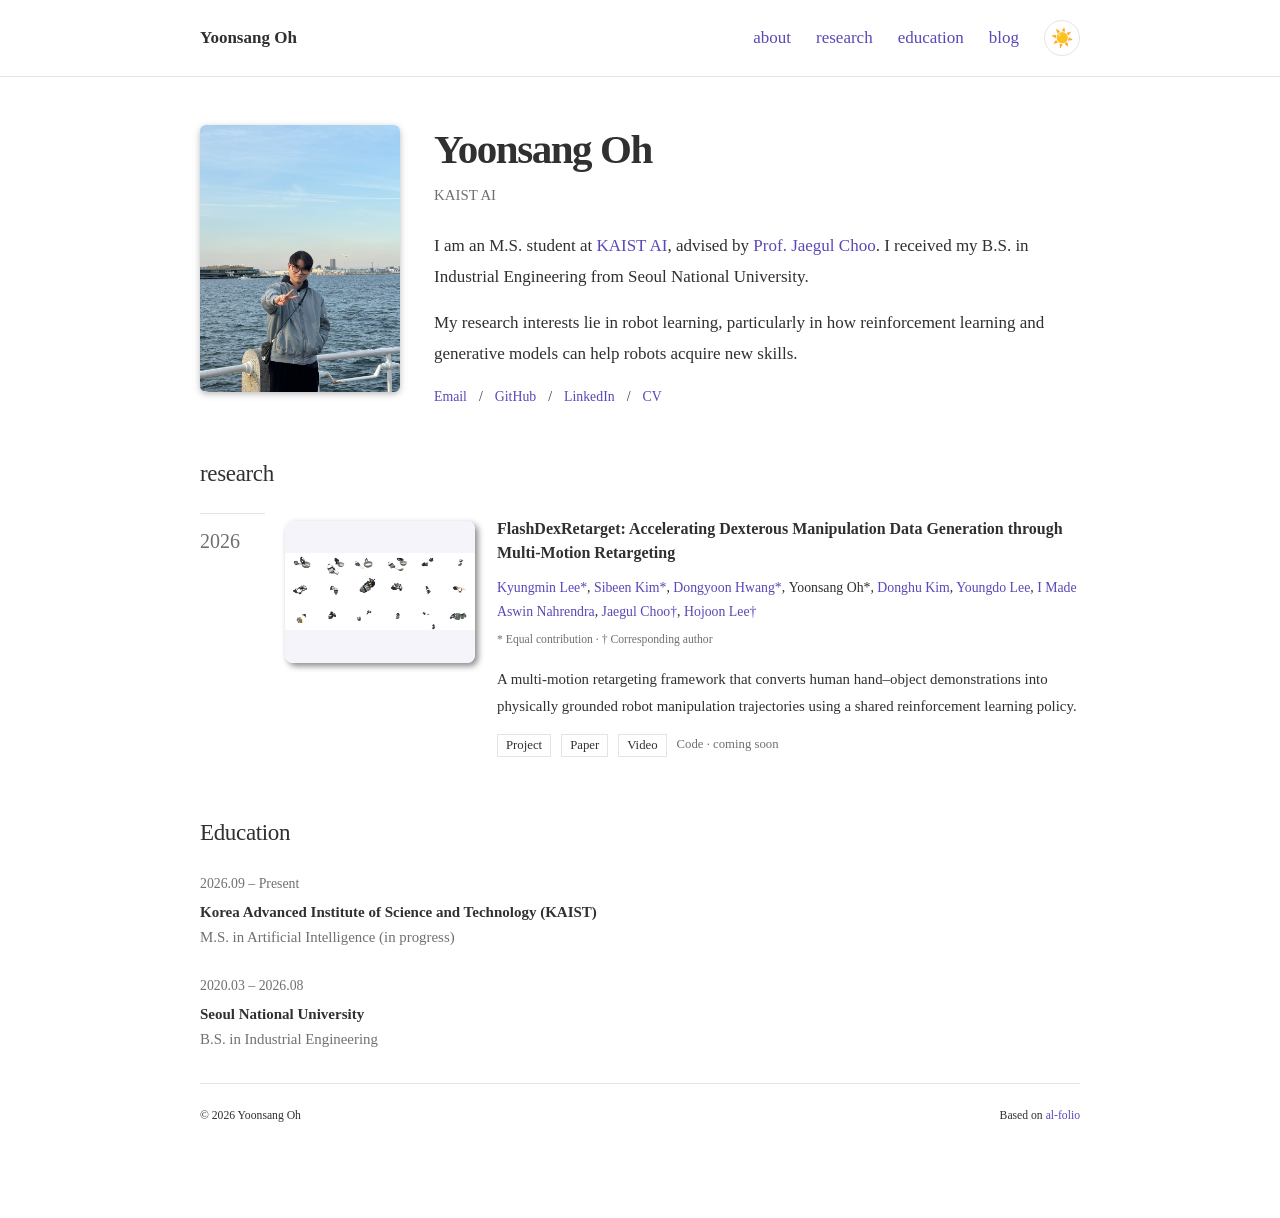
<file: index.html>
<!doctype html><!-- Adapted from MIT-licensed al-folio; upstream styles preserved. --><html lang="en"><head><meta charset="utf-8"><script src="/assets/site-behavior.js?v=fc8016f9e977"></script><meta name="viewport" content="width=device-width,initial-scale=1"><title>Yoonsang Oh</title><meta name="description" content="Yoonsang Oh — KAIST AI. Robot learning, reinforcement learning, and generative models."><link rel="icon" type="image/svg+xml" href="/assets/favicon-iris.svg"><link rel="stylesheet" href="/al-folio/vendor/bootstrap.min.css?v=0c5ed985fdbd"><link rel="stylesheet" href="/al-folio/vendor/mdb.min.css?v=8e98d8bd4dc6"><link rel="stylesheet" href="/al-folio/vendor/main.css?v=cbb906da6841"><link rel="stylesheet" href="/assets/common.css?v=5578fe120aba"><link rel="stylesheet" href="/al-folio/preview.css?v=f639acb4c418"><link rel="stylesheet" href="/assets/selected-theme.css?v=f602026204bf"><link rel="canonical" href="https://yoonsangoh.github.io/"></head><body><header class="al-nav"><div><a class="brand" href="#about">Yoonsang Oh</a><nav aria-label="Page sections"><a href="#about">about</a><a href="#research">research</a><a href="#education">education</a><a href="/blog/">blog</a><button class="theme-toggle" type="button" aria-label="Switch to dark mode" aria-pressed="false" title="Switch to dark mode"><span aria-hidden="true">☀️</span></button></nav></div></header><main class="al-wrap" id="about"><article><div class="al-profile"><img class="portrait" src="/assets/yoonsang-oh-portrait.jpg" alt="Yoonsang Oh"></div><div class="al-intro"><h1>Yoonsang Oh</h1><p class="desc">KAIST AI</p><p>I am an M.S. student at <a href="https://gsai.kaist.ac.kr/" target="_blank" rel="noopener noreferrer">KAIST AI</a>, advised by <a href="https://sites.google.com/site/jaegulchoo/" target="_blank" rel="noopener noreferrer">Prof. Jaegul Choo</a>. I received my B.S. in Industrial Engineering from Seoul National University.</p><p>My research interests lie in robot learning, particularly in how reinforcement learning and generative models can help robots acquire new skills.</p><div class="profile-links"><a href="mailto:5yoondori@kaist.ac.kr">Email</a> <span aria-hidden="true">/</span> <a href="https://github.com/YoonsangOh" target="_blank" rel="noopener noreferrer">GitHub</a> <span aria-hidden="true">/</span> <a href="https://www.linkedin.com/in/%EC%9C%A4%EC%83%81-%EC%98%A4-364b84219/" target="_blank" rel="noopener noreferrer">LinkedIn</a> <span aria-hidden="true">/</span> <a href="/assets/Yoonsang_Oh_CV.pdf?v=cf4b49c1070d" target="_blank" rel="noopener">CV</a></div></div><section class="al-research" id="research"><h2>research</h2><div class="al-bibliography"><div class="year-label">2026</div><article class="paper"><div class="paper-media"><a class="paper-image" href="https://davian-robotics.github.io/FlashDexRetarget/" target="_blank" rel="noopener noreferrer" aria-label="Open FlashDexRetarget project"><video id="flashdexretarget-preview" class="paper-video" autoplay muted loop playsinline preload="metadata" poster="/assets/flashdexretarget.jpg" width="1448" height="1086" aria-label="FlashDexRetarget robot manipulation demonstrations"><source src="/assets/flashdexretarget-thumbnail.mp4" type="video/mp4"><img src="/assets/flashdexretarget.jpg" alt="Robot hands interacting with objects in FlashDexRetarget rollouts"></video></a></div><div class="paper-body"><p class="paper-year">Research project · 2026</p><h3><a href="https://davian-robotics.github.io/FlashDexRetarget/" target="_blank" rel="noopener noreferrer">FlashDexRetarget: Accelerating Dexterous Manipulation Data Generation through Multi-Motion Retargeting</a></h3><p class="authors"><a href="https://kyungminn.github.io/" target="_blank" rel="noopener noreferrer">Kyungmin Lee*</a>, <a href="https://sibisibi.github.io/" target="_blank" rel="noopener noreferrer">Sibeen Kim*</a>, <a href="https://godnpeter.github.io/" target="_blank" rel="noopener noreferrer">Dongyoon Hwang*</a>, <strong>Yoonsang Oh*</strong>, <a href="https://i-am-proto.github.io/" target="_blank" rel="noopener noreferrer">Donghu Kim</a>, <a href="https://leeyngdo.github.io/" target="_blank" rel="noopener noreferrer">Youngdo Lee</a>, <a href="https://anahrendra.github.io/" target="_blank" rel="noopener noreferrer">I Made Aswin Nahrendra</a>, <a href="https://sites.google.com/site/jaegulchoo/" target="_blank" rel="noopener noreferrer">Jaegul Choo†</a>, <a href="https://joonleesky.github.io/" target="_blank" rel="noopener noreferrer">Hojoon Lee†</a></p><p class="author-note">* Equal contribution · † Corresponding author</p><p class="paper-summary">A multi-motion retargeting framework that converts human hand–object demonstrations into physically grounded robot manipulation trajectories using a shared reinforcement learning policy.</p><p class="paper-links"><a href="https://davian-robotics.github.io/FlashDexRetarget/" target="_blank" rel="noopener noreferrer">Project</a> <span aria-hidden="true">/</span> <a href="https://davian-robotics.github.io/FlashDexRetarget/static/FlashDexRetarget.pdf" target="_blank" rel="noopener noreferrer">Paper</a> <span aria-hidden="true">/</span> <a href="https://davian-robotics.github.io/FlashDexRetarget/#video" target="_blank" rel="noopener noreferrer">Video</a> <span aria-hidden="true">/</span> <span class="pending">Code · coming soon</span></p></div></article></div></section><section id="education"><h2>Education</h2><div class="al-education"><div class="education-item"><p class="education-period">2026.09 – Present</p><h3>Korea Advanced Institute of Science and Technology (KAIST)</h3><p>M.S. in Artificial Intelligence (in progress)</p></div><div class="education-item"><p class="education-period">2020.03 – 2026.08</p><h3>Seoul National University</h3><p>B.S. in Industrial Engineering</p></div></div></section></article><footer class="candidate-footer"><span>© 2026 Yoonsang Oh</span><span>Based on <a href="https://github.com/alshedivat/al-folio">al-folio</a></span></footer></main></body></html>
</file>
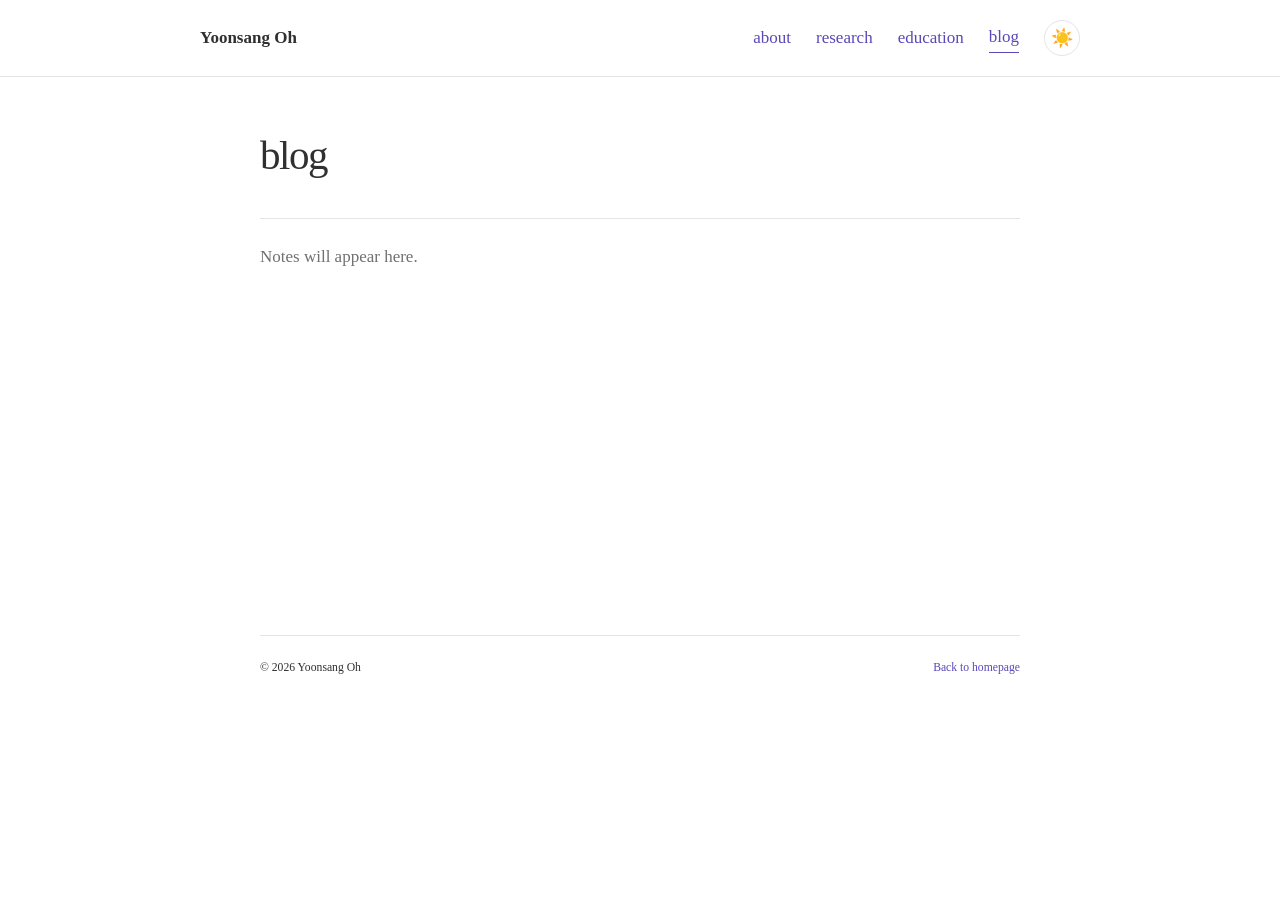
<file: blog/index.html>
<!doctype html>
<html lang="en">
<head>
  <meta charset="utf-8"><script src="/assets/site-behavior.js?v=fc8016f9e977"></script><meta name="viewport" content="width=device-width,initial-scale=1">

  <title>Blog · Yoonsang Oh</title>
  <meta name="description" content="Notes by Yoonsang Oh.">
  <link rel="icon" type="image/svg+xml" href="/assets/favicon-iris.svg">
  <link rel="stylesheet" href="/al-folio/vendor/bootstrap.min.css?v=0c5ed985fdbd">
  <link rel="stylesheet" href="/al-folio/vendor/mdb.min.css?v=8e98d8bd4dc6">
  <link rel="stylesheet" href="/al-folio/vendor/main.css?v=cbb906da6841">
  <link rel="stylesheet" href="/assets/common.css?v=5578fe120aba">
  <link rel="stylesheet" href="/al-folio/preview.css?v=f639acb4c418">
<link rel="stylesheet" href="/assets/selected-theme.css?v=f602026204bf"><link rel="canonical" href="https://yoonsangoh.github.io/blog/"></head>
<body>
  <header class="al-nav"><div><a class="brand" href="/">Yoonsang Oh</a><nav aria-label="Page sections"><a href="/#about">about</a><a href="/#research">research</a><a href="/#education">education</a><a href="/blog/" aria-current="page">blog</a><button class="theme-toggle" type="button" aria-label="Switch to dark mode" aria-pressed="false" title="Switch to dark mode"><span aria-hidden="true">☀️</span></button></nav></div></header>
  <main class="blog-wrap "><div class="blog-empty"><header class="blog-header"><h1>blog</h1></header><p class="blog-empty-note">Notes will appear here.</p></div>
    <footer class="candidate-footer"><span>© 2026 Yoonsang Oh</span><a href="/">Back to homepage</a></footer>
  </main>
</body>
</html>
</file>
<file: al-folio/vendor/main.css>
:root{--global-bg-color:#fff;--global-code-bg-color:rgba(181,9,172,0.05);--global-text-color:#000;--global-text-color-light:#828282;--global-theme-color:#b509ac;--global-hover-color:#b509ac;--global-hover-text-color:#fff;--global-footer-bg-color:#1c1c1d;--global-footer-text-color:#e8e8e8;--global-footer-link-color:#fff;--global-distill-app-color:#828282;--global-divider-color:rgba(0,0,0,.1);--global-card-bg-color:#fff;--global-tip-block:#42b983;--global-tip-block-bg:#e2f5ec;--global-tip-block-text:#215d42;--global-tip-block-title:#359469;--global-warning-block:#e7c000;--global-warning-block-bg:#fff8d8;--global-warning-block-text:#6b5900;--global-warning-block-title:#b29400;--global-danger-block:#c00;--global-danger-block-bg:#ffe0e0;--global-danger-block-text:#600;--global-danger-block-title:#c00}:root .fa-sun{display:none}:root .fa-moon{padding-left:10px;padding-top:12px;display:block}:root .repo-img-light{display:block}:root .repo-img-dark{display:none}html[data-theme=dark]{--global-bg-color:#1c1c1d;--global-code-bg-color:#2c3237;--global-text-color:#e8e8e8;--global-text-color-light:#e8e8e8;--global-theme-color:#c519bc;--global-hover-color:#c519bc;--global-hover-text-color:#fff;--global-footer-bg-color:#e8e8e8;--global-footer-text-color:#1c1c1d;--global-footer-link-color:#000;--global-distill-app-color:#e8e8e8;--global-divider-color:#424246;--global-card-bg-color:#212529;--global-tip-block:#42b983;--global-tip-block-bg:#e2f5ec;--global-tip-block-text:#215d42;--global-tip-block-title:#359469;--global-warning-block:#e7c000;--global-warning-block-bg:#fff8d8;--global-warning-block-text:#6b5900;--global-warning-block-title:#b29400;--global-danger-block:#c00;--global-danger-block-bg:#ffe0e0;--global-danger-block-text:#600;--global-danger-block-title:#c00}html[data-theme=dark] .fa-sun{padding-left:10px;padding-top:12px;display:block}html[data-theme=dark] .fa-moon{display:none}html[data-theme=dark] .repo-img-light{display:none}html[data-theme=dark] .repo-img-dark{display:block}body{padding-bottom:70px;color:var(--global-text-color);background-color:var(--global-bg-color)}body h1,body h2,body h3,body h4,body h5,body h6{scroll-margin-top:66px}body.fixed-top-nav{padding-top:56px}body.sticky-bottom-footer{padding-bottom:0}.container{max-width:800px}.profile img{width:100%}p,h1,h2,h3,h4,h5,h6,em,div,li,span,strong{color:var(--global-text-color)}hr{border-top:1px solid var(--global-divider-color)}table td,table th{font-size:1rem}table th{font-weight:bold}a,table.table a{color:var(--global-theme-color)}a:hover,table.table a:hover{color:var(--global-theme-color);text-decoration:underline}a:hover:after :not(.nav-item.dropdown),table.table a:hover:after :not(.nav-item.dropdown){width:100%}.table-dark{background-color:transparent}figure,img{max-width:90vw}blockquote{background:var(--global-bg-color);border-left:2px solid var(--global-theme-color);margin:1.5em 10px;padding:.5em 10px;font-size:1.2rem}.equation{margin-bottom:1rem;text-align:center}.caption{font-size:.875rem;margin-top:.75rem;margin-bottom:1.5rem;text-align:center}.card{background-color:var(--global-card-bg-color)}.card img{width:100%}.card .card-title{color:var(--global-text-color)}.card .card-item{width:auto;margin-bottom:10px}.card .card-item .row{display:flex;align-items:center}.citation,.citation-number{color:var(--global-theme-color)}.profile{width:100%}.profile .address{margin-bottom:5px;margin-top:5px;font-family:monospace}.profile .address p{display:inline-block;margin:0}.profile.float-right{margin-left:1rem}.profile.float-left{margin-right:1rem}@media(min-width:576px){.profile{width:30%}.profile .address p{display:block}}.post-description{margin-bottom:2rem;font-size:.875rem}.post-description a{color:inherit}.post-description a:hover{color:var(--global-theme-color);text-decoration:none}.navbar{box-shadow:none;border-bottom:1px solid var(--global-divider-color);background-color:var(--global-bg-color);opacity:.95}.navbar .dropdown-menu{background-color:var(--global-bg-color);border:1px solid var(--global-divider-color)}.navbar .dropdown-menu a:not(.active){color:var(--global-text-color)}.navbar .dropdown-menu a:hover{color:var(--global-hover-color)}.navbar .dropdown-menu .dropdown-divider{border-top:1px solid var(--global-divider-color)!important}.dropdown-item{color:var(--global-text-color)}.dropdown-item:hover{color:var(--global-hover-color);background-color:var(--global-bg-color)}.navbar.navbar-light a:hover{text-decoration:none}.navbar.navbar-light .navbar-brand{color:var(--global-text-color)}.navbar.navbar-light .navbar-nav .nav-item .nav-link{color:var(--global-text-color)}.navbar.navbar-light .navbar-nav .nav-item .nav-link:hover{color:var(--global-hover-color)}.navbar.navbar-light .navbar-nav .nav-item.active>.nav-link{background-color:inherit;font-weight:bolder;color:var(--global-theme-color)}.navbar.navbar-light .navbar-nav .nav-item.active>.nav-link:hover{color:var(--global-hover-color)}.navbar.navbar-light .navbar-brand.social{padding-bottom:0;padding-top:0;font-size:1.7rem}.navbar.navbar-light .navbar-brand.social a i::before{color:var(--global-text-color);transition-property:all .2s ease-in-out}.navbar.navbar-light .navbar-brand.social a:hover i::before{color:var(--global-theme-color)}.navbar-toggler .icon-bar{display:block;width:22px;height:2px;background-color:var(--global-text-color);border-radius:1px;margin-bottom:4px;transition:all .2s}.navbar-toggler .top-bar{transform:rotate(45deg);transform-origin:10% 10%}.navbar-toggler .middle-bar{opacity:0}.navbar-toggler .bottom-bar{transform:rotate(-45deg);transform-origin:10% 90%}.navbar-toggler.collapsed .top-bar{transform:rotate(0)}.navbar-toggler.collapsed .middle-bar{opacity:1}.navbar-toggler.collapsed .bottom-bar{transform:rotate(0)}#light-toggle{padding:0;border:0;background-color:inherit;color:var(--global-text-color)}#light-toggle:hover{color:var(--global-hover-color)}.social{text-align:left}.social .contact-icons{font-size:3rem}.social .contact-icons a i::before{color:var(--global-text-color);transition-property:all .2s ease-in-out}.social .contact-icons a:hover i::before{color:var(--global-theme-color)}.social .contact-note{font-size:.8rem}footer.fixed-bottom{background-color:var(--global-footer-bg-color);font-size:.75rem}footer.fixed-bottom .container{color:var(--global-footer-text-color);padding-top:9px;padding-bottom:8px}footer.fixed-bottom a{color:var(--global-footer-link-color)}footer.fixed-bottom a:hover{color:var(--global-theme-color);text-decoration:none}footer.sticky-bottom{border-top:1px solid var(--global-divider-color);padding-top:40px;padding-bottom:40px;font-size:.9rem}.cv{margin-bottom:40px}.cv .card{background-color:var(--global-card-bg-color);border:1px solid var(--global-divider-color)}.cv .card .list-group-item{background-color:inherit;border-color:var(--global-divider-color)}.cv .card .list-group-item .badge{color:var(--global-card-bg-color)!important;background-color:var(--global-theme-color)!important}.table-cv-map{background-color:transparent;border:0;color:var(--global-text-color)}@media(min-width:768px){.repo{max-width:50%}}.header-bar{border-bottom:1px solid var(--global-divider-color);text-align:center;padding-top:2rem;padding-bottom:3rem}.header-bar h1{color:var(--global-theme-color);font-size:5rem}.tag-category-list{border-bottom:1px solid var(--global-divider-color);text-align:center;padding-top:1rem}.tag-category-list ul{justify-content:center;display:flow-root}.tag-category-list ul p,.tag-category-list ul li{list-style:none;display:inline-block;padding:1rem .5rem;color:var(--global-text-color-light)}.post-title mjx-container[jax=CHTML][display=true]{display:unset}.post-list{margin:0;margin-bottom:40px;padding:0}.post-list li{border-bottom:1px solid var(--global-divider-color);list-style:none;padding-top:2rem;padding-bottom:2rem}.post-list li .post-meta{color:var(--global-text-color-light);font-size:.875rem;margin-bottom:0}.post-list li .post-tags{color:var(--global-text-color-light);font-size:.875rem;padding-top:.25rem;padding-bottom:0}.post-list li a{color:var(--global-text-color);text-decoration:none}.post-list li a:hover{color:var(--global-theme-color)}.post-list li mjx-container[jax=CHTML][display=true]{display:unset}.pagination .page-item .page-link{color:var(--global-text-color)}.pagination .page-item .page-link:hover{color:#000}.pagination .page-item.active .page-link{color:#fff;background-color:var(--global-theme-color)}.pagination .page-item.active .page-link:hover{background-color:var(--global-theme-color)}.distill a:hover{border-bottom-color:var(--global-theme-color);text-decoration:none}.projects a{text-decoration:none}.projects a:hover .card-title{color:var(--global-theme-color)}.projects .card img{width:100%}.projects .card-item{width:auto;margin-bottom:10px}.projects .card-item .row{display:flex;align-items:center}.projects .grid-sizer,.projects .grid-item{width:250px;margin-bottom:10px}.projects h2.category{color:var(--global-divider-color);border-bottom:1px solid var(--global-divider-color);padding-top:.5rem;margin-top:2rem;margin-bottom:1rem;text-align:right}.publications{margin-top:2rem}.publications h1{color:var(--global-theme-color);font-size:2rem;text-align:center;margin-top:1em;margin-bottom:1em}.publications h2{margin-bottom:1rem}.publications h2 span{font-size:1.5rem}.publications h2.bibliography{color:var(--global-divider-color);border-top:1px solid var(--global-divider-color);padding-top:1rem;margin-top:2rem;margin-bottom:-2rem;text-align:right}.publications ol.bibliography{list-style:none;padding:0;margin-top:0}.publications ol.bibliography li{margin-bottom:1rem}.publications ol.bibliography li .preview{width:100%;min-width:80px;max-width:200px}.publications ol.bibliography li .abbr{height:2rem;margin-bottom:.5rem}.publications ol.bibliography li .abbr abbr{display:inline-block;background-color:var(--global-theme-color);padding-left:1rem;padding-right:1rem}.publications ol.bibliography li .abbr abbr a{color:white}.publications ol.bibliography li .abbr abbr a:hover{text-decoration:none}.publications ol.bibliography li .abbr abbr2{display:inline-block;background-color:rgba(255,255,255,0);border:1px solid var(--global-theme-color);color:var(--global-theme-color)!important;padding-left:1rem;padding-right:1rem}.publications ol.bibliography li .abbr abbr2 a{color:white}.publications ol.bibliography li .abbr abbr2 a:hover{text-decoration:none}.publications ol.bibliography li .abbr .award{color:var(--global-theme-color)!important;border:1px solid var(--global-theme-color)}.publications ol.bibliography li .title{font-weight:bolder}.publications ol.bibliography li .author a{border-bottom:1px dashed var(--global-theme-color)}.publications ol.bibliography li .author a:hover{border-bottom-style:solid;text-decoration:none}.publications ol.bibliography li .author>em{border-bottom:1px solid;font-style:normal}.publications ol.bibliography li .author>span.more-authors{color:var(--global-text-color-light);border-bottom:1px dashed var(--global-text-color-light);cursor:pointer}.publications ol.bibliography li .author>span.more-authors:hover{color:var(--global-text-color);border-bottom:1px dashed var(--global-text-color)}.publications ol.bibliography li .links a.btn{color:var(--global-text-color);border:1px solid var(--global-text-color);padding-left:.5rem;padding-right:.5rem;padding-top:.1rem;padding-bottom:.1rem;margin-left:0}.publications ol.bibliography li .links a.btn:hover{color:var(--global-theme-color);border-color:var(--global-theme-color)}.publications ol.bibliography li .badges{padding-bottom:.5rem}.publications ol.bibliography li .badges span{display:inline-block;color:#000;height:100%;padding-right:.5rem;vertical-align:middle}.publications ol.bibliography li .badges span:hover{text-decoration:underline}.publications ol.bibliography li .hidden{font-size:.875rem;max-height:0;overflow:hidden;text-align:justify;transition-property:.15s ease;-moz-transition:.15s ease;-ms-transition:.15s ease;-o-transition:.15s ease;transition:all .15s ease}.publications ol.bibliography li .hidden p{line-height:1.4em;margin:10px}.publications ol.bibliography li .hidden pre{font-size:1em;line-height:1.4em;padding:10px}.publications ol.bibliography li .hidden.open{max-height:100em;transition-property:.15s ease;-moz-transition:.15s ease;-ms-transition:.15s ease;-o-transition:.15s ease;transition:all .15s ease}.publications ol.bibliography li div.abstract.hidden{border:dashed 1px var(--global-bg-color)}.publications ol.bibliography li div.abstract.hidden.open{border-color:var(--global-text-color)}figure.highlight{margin:0 0 1rem}pre{color:var(--global-theme-color);background-color:var(--global-code-bg-color);border-radius:6px;padding:6px 12px}pre pre,pre code{background-color:transparent;border-radius:0;margin-bottom:0;padding:0}code{color:var(--global-theme-color);background-color:var(--global-code-bg-color);border-radius:3px;padding:3px 3px}html.transition,html.transition *,html.transition *:before,html.transition *:after{transition:all 750ms!important;transition-delay:0!important}.post .post-meta{color:var(--global-text-color-light);font-size:.875rem;margin-bottom:0}.post .post-tags{color:var(--global-text-color-light);font-size:.875rem;padding-top:.25rem;padding-bottom:1rem}.post .post-tags a{color:var(--global-text-color-light);text-decoration:none}.post .post-tags a:hover{color:var(--global-theme-color)}.post .post-content blockquote{border-left:5px solid var(--global-theme-color);padding:8px}.post .post-content blockquote p{margin-bottom:0}progress{position:fixed;left:0;top:56px;z-index:10;width:100%;height:1px;-webkit-appearance:none;-moz-appearance:none;appearance:none;border:0;background-color:transparent;color:var(--global-theme-color)}progress::-webkit-progress-bar{background-color:transparent}progress::-webkit-progress-value{background-color:var(--global-theme-color)}progress::-moz-progress-bar{background-color:var(--global-theme-color)}.progress-container{width:100%;background-color:transparent;position:fixed;top:56px;left:0;height:5px;display:block}.progress-bar{background-color:var(--global-theme-color);width:0;display:block;height:inherit}.code-display-wrapper{position:relative}.code-display-wrapper .copy{background:var(--global-card-bg-color);border-color:var(--global-bg-color);border-radius:.3rem;border-style:none;color:var(--global-text-color);font-size:medium;opacity:0;position:absolute;right:.5rem;top:.5rem}.code-display-wrapper:active .copy,.code-display-wrapper:focus .copy,.code-display-wrapper:hover .copy{color:var(--global-hover-color);opacity:1}.btn-group.dropdown .btn{box-shadow:none;-webkit-box-shadow:none}.btn-group.dropdown .btn-secondary.dropdown-toggle{border:1px solid var(--global-divider-color)}.btn-group.dropdown .btn-secondary.dropdown-toggle .page-size{color:inherit}.btn-group.dropdown .btn-secondary.dropdown-toggle:not(.active){background-color:var(--global-bg-color)!important;color:var(--global-text-color)}.btn-group.dropdown .btn-secondary.dropdown-toggle:hover{background-color:var(--global-hover-color)!important;color:var(--global-hover-text-color)!important}.btn-group.dropdown .dropdown-menu{background-color:var(--global-bg-color)}.btn-group.dropdown .dropdown-item{background-color:var(--global-bg-color);color:var(--global-text-color)}.btn-group.dropdown .dropdown-item:hover{color:var(--global-hover-color)}.btn-group.dropdown .dropdown-item.active,.btn-group.dropdown .dropdown-item:active{background-color:var(--global-hover-color);color:var(--global-hover-text-color)!important}.btn-group.dropdown .dropdown-item.active:hover,.btn-group.dropdown .dropdown-item:active:hover{color:var(--global-hover-text-color)}nav[data-toggle=toc]{top:5rem}nav[data-toggle=toc] .nav .nav>li>a{font-size:.75rem}nav[data-toggle=toc] .nav>li>a{color:var(--global-text-color);font-size:.75rem}nav[data-toggle=toc] .nav>li>a:hover{color:var(--global-hover-color);border-left-color:var(--global-hover-color)}nav[data-toggle=toc] .nav-link.active{color:var(--global-theme-color);border-left-color:var(--global-theme-color);font-size:.75rem}nav[data-toggle=toc] .nav-link.active:hover{color:var(--global-hover-color);border-left-color:var(--global-hover-color)}@media(max-width:576px){nav[data-toggle=toc]{visibility:hidden;height:0;top:0}}.post .post-content blockquote.block-tip{border-color:var(--global-tip-block);background-color:var(--global-tip-block-bg)}.post .post-content blockquote.block-tip p{color:var(--global-tip-block-text)}.post .post-content blockquote.block-tip h1,.post .post-content blockquote.block-tip h2,.post .post-content blockquote.block-tip h3,.post .post-content blockquote.block-tip h4,.post .post-content blockquote.block-tip h5,.post .post-content blockquote.block-tip h6{color:var(--global-tip-block-title)}.post .post-content blockquote.block-warning{border-color:var(--global-warning-block);background-color:var(--global-warning-block-bg)}.post .post-content blockquote.block-warning p{color:var(--global-warning-block-text)}.post .post-content blockquote.block-warning h1,.post .post-content blockquote.block-warning h2,.post .post-content blockquote.block-warning h3,.post .post-content blockquote.block-warning h4,.post .post-content blockquote.block-warning h5,.post .post-content blockquote.block-warning h6{color:var(--global-warning-block-title)}.post .post-content blockquote.block-danger{border-color:var(--global-danger-block);background-color:var(--global-danger-block-bg)}.post .post-content blockquote.block-danger p{color:var(--global-danger-block-text)}.post .post-content blockquote.block-danger h1,.post .post-content blockquote.block-danger h2,.post .post-content blockquote.block-danger h3,.post .post-content blockquote.block-danger h4,.post .post-content blockquote.block-danger h5,.post .post-content blockquote.block-danger h6{color:var(--global-danger-block-title)}.featured-posts a{color:var(--global-text-color-light);text-decoration:none}.featured-posts a .card-text{overflow:hidden;text-overflow:ellipsis;white-space:nowrap}.featured-posts a:hover{color:var(--global-theme-color)}.featured-posts a:hover .card-title{color:var(--global-theme-color)}.featured-posts .card-item{margin-bottom:10px}.featured-posts .post-meta{color:var(--global-text-color-light);font-size:.875rem;margin-bottom:0;padding-top:.5rem}d-byline{border-top-color:var(--global-divider-color)!important}d-byline h3{color:var(--global-text-color)!important}d-byline a,d-article d-byline a{color:var(--global-text-color)!important}d-byline a:hover,d-article d-byline a:hover{color:var(--global-hover-color)!important}d-article{border-top-color:var(--global-divider-color)!important}d-article p,d-article h1,d-article h2,d-article h3,d-article h4,d-article h5,d-article h6,d-article li,d-article table{color:var(--global-text-color)!important}d-article h1,d-article h2,d-article hr,d-article table,d-article table th,d-article table td{border-bottom-color:var(--global-divider-color)!important}d-article a{color:var(--global-theme-color)!important}d-article a:hover{color:var(--global-theme-color)!important}d-article b i{display:inline}d-article details{color:var(--global-text-color);background-color:var(--global-code-bg-color);margin-top:0;padding:8px 12px;position:relative;border-radius:6px;display:block;margin-bottom:20px;grid-column:text;overflow:auto;max-width:100%}d-article details summary{color:var(--global-theme-color)}d-article details p{margin-top:.5rem;margin-bottom:.5rem}d-article d-contents{align-self:start;grid-column:1/4;grid-row:auto/span 4;justify-self:end;margin-top:0;padding-left:2em;padding-right:3em;border-right:1px solid var(--global-divider-color);width:max(70%,300px);margin-right:0;margin-top:0;display:grid;grid-template-columns:minmax(8px,1fr) [toc] auto minmax(8px,1fr) [toc-line] 1px minmax(32px,2fr)}d-article d-contents nav{grid-column:toc}d-article d-contents nav a{border-bottom:none!important}d-article d-contents nav a:hover{border-bottom:1px solid var(--global-text-color)!important}d-article d-contents nav h3{margin-top:0;margin-bottom:1em}d-article d-contents nav div{display:block;outline:0;margin-bottom:.8em;color:rgba(0,0,0,0.8);font-weight:bold}d-article d-contents nav ul{padding-left:1em;margin-top:0;margin-bottom:6px;list-style-type:none}d-article d-contents nav ul li{margin-bottom:.25em}d-article d-contents .figcaption{line-height:1.4em}d-article d-contents toc-line{border-right:1px solid var(--global-divider-color);grid-column:toc-line}d-article d-footnote{scroll-margin-top:66px}d-appendix{border-top-color:var(--global-divider-color)!important;color:var(--global-distill-app-color)!important}d-appendix h3,d-appendix li,d-appendix span{color:var(--global-distill-app-color)!important}d-appendix a,d-appendix a.footnote-backlink{color:var(--global-distill-app-color)!important}d-appendix a:hover,d-appendix a.footnote-backlink:hover{color:var(--global-hover-color)!important}@media(min-width:1025px){d-article{contain:none!important;overflow-x:visible!important}d-article d-contents{position:sticky;top:5rem;z-index:10;max-height:none;overflow:visible}d-article d-contents nav{position:static!important}}@media(max-width:1024px){d-article d-contents{display:block;grid-column-start:2;grid-column-end:-2;padding-bottom:.5em;margin-bottom:1em;padding-top:.5em;width:100%;border:1px solid var(--global-divider-color)}d-article d-contents nav{grid-column:none}}
</file>
<file: assets/common.css>
*{box-sizing:border-box}html{scroll-behavior:smooth}body{margin:0;color:#242a2e;background:#fff;font:16px/1.7 -apple-system,BlinkMacSystemFont,"Segoe UI",Arial,sans-serif}a{color:#17647a;text-decoration:none;text-underline-offset:4px}a:hover{text-decoration:underline}a:focus-visible,button:focus-visible,summary:focus-visible{outline:3px solid #bd6944;outline-offset:4px}img{max-width:100%;height:auto}h1,h2,h3,p{margin-top:0}h1{letter-spacing:-.035em}h2{font-size:23px;line-height:1.3;font-weight:600;letter-spacing:-.015em;margin:0 0 24px}h3{font-size:17px;line-height:1.5;font-weight:600}.pending{color:#747b80}.profile-links{font-size:14px;display:flex;gap:12px;align-items:center;flex-wrap:wrap}.monogram{width:180px;aspect-ratio:1;display:grid;place-items:center;background:#f3f0e9;color:#6e695e;font:54px/1 Georgia,serif;letter-spacing:-.055em}.portrait{width:180px;height:auto;aspect-ratio:auto;object-fit:contain}.paper h3{margin:4px 0 11px}.paper-image{display:block;align-self:start;overflow:hidden}.paper-image img{display:block;width:100%}.paper-year{font-size:12px;color:#737b81;letter-spacing:.055em;margin-bottom:8px}.authors{font-size:13px;line-height:1.8;margin-bottom:5px}.author-note{font-size:11px;color:#797f82;margin-bottom:16px}.paper-summary{font-size:15px;line-height:1.8;margin-bottom:14px}.paper-links{font-size:13px;display:flex;gap:10px;flex-wrap:wrap}.education-item{margin-bottom:22px}.education-item h3{font-size:15px;margin-bottom:2px}.education-item p{font-size:14px;color:#686f74;margin-bottom:0}.candidate-footer{border-top:1px solid #e7e8e8;margin-top:54px;padding:22px 0;color:#82868a;font-size:11px;display:flex;justify-content:space-between;gap:16px;flex-wrap:wrap}.tags{display:flex;flex-wrap:wrap;gap:8px}.tags span{font-size:12px;padding:3px 10px;border:1px solid #dfe7e9;border-radius:4px;color:#48616c}.quiet-wrap{max-width:760px;padding:72px 32px 32px;margin:0 auto}.quiet-wrap h1{font:48px/1.2 Georgia,serif;margin-bottom:8px}.quiet-wrap .eyebrow{color:#79736b;font-size:12px;letter-spacing:.14em;text-transform:uppercase}.quiet-wrap .intro{font:19px/1.85 Georgia,serif;margin-top:36px}.quiet-wrap .intro p{margin-bottom:21px}.quiet-wrap h2{font:27px Georgia,serif;margin-bottom:28px}.quiet-wrap section{margin-top:52px}.quiet-wrap .paper{display:block}.quiet-wrap .paper-image{max-width:280px;margin:0 0 24px}.quiet-wrap .paper h3{font:21px/1.55 Georgia,serif}.quiet-wrap .paper-body{max-width:650px}.quiet-wrap .education-list{display:grid;grid-template-columns:1fr 1fr;gap:24px}.quiet-wrap .candidate-footer{margin-top:35px}.sidebar-wrap{max-width:1080px;margin:0 auto;padding:72px 34px;display:grid;grid-template-columns:225px 1fr;gap:75px}.sidebar-profile{position:sticky;top:55px;align-self:start}.sidebar-profile .monogram,.sidebar-profile .portrait{width:150px;border-radius:50%;margin-bottom:25px}.sidebar-profile .portrait{border-radius:4px}.sidebar-profile h1{font-size:29px;font-weight:600;margin-bottom:7px}.sidebar-profile .position{font-size:15px;margin-bottom:22px;color:#66747d}.sidebar-profile .profile-links{gap:8px;font-size:12px}.sidebar-profile .profile-links .pending{display:block;width:100%}.sidebar-profile nav{display:grid;margin-top:34px;gap:9px;font-size:13px}.sidebar-content section{margin-bottom:46px}.sidebar-content .paper{border-top:1px solid #e1e6e7;padding-top:24px}.sidebar-content .paper-image{max-width:100%;margin-bottom:22px;background:#fafafa}.sidebar-content .tags{margin-top:24px}.spotlight-wrap{max-width:1080px;padding:0 38px;margin:auto}.spotlight-nav{display:flex;justify-content:space-between;align-items:center;padding:30px 0 24px;border-bottom:1px solid #e1e7e5}.spotlight-nav .wordmark{font-size:16px;font-weight:600}.spotlight-nav nav{display:flex;gap:25px;font-size:13px}.spotlight-intro{padding:68px 0 48px;display:grid;grid-template-columns:1fr 1fr;gap:60px}.spotlight-intro h1{font-size:58px;line-height:1.12;font-weight:500;margin:10px 0 23px}.spotlight-intro .eyebrow{font-size:12px;color:#74817b;letter-spacing:.14em}.spotlight-intro .intro-copy{padding-top:6px;font-size:16px;line-height:1.85}.spotlight-wrap h2{font-size:13px;text-transform:uppercase;letter-spacing:.12em;color:#536b60;margin-bottom:26px}.spotlight-wrap .research-section{padding-top:24px}.spotlight-wrap .paper{display:grid;grid-template-columns:1.2fr 1fr;gap:35px;padding:30px 0;border-top:1px solid #d7e0db}.spotlight-wrap .paper-image{background:#fbfcfb;padding:16px 0}.spotlight-wrap .paper h3{font-size:21px;line-height:1.45}.spotlight-wrap .paper-body{padding-top:3px}.spotlight-wrap .education-section{padding:35px 0 0;border-top:1px solid #d7e0db;margin-top:15px}.spotlight-wrap .education-list{display:grid;grid-template-columns:1fr 1fr;gap:30px}.spotlight-wrap .candidate-footer{margin-top:22px}.spotlight-wrap .tags span{border:0;background:#f0f5f2;padding:4px 10px}.spotlight-wrap a{color:#20694e}
@media(max-width:760px){.sidebar-wrap{grid-template-columns:1fr;gap:38px;padding:32px 23px}.sidebar-profile{position:static}.sidebar-profile .monogram,.sidebar-profile .portrait{width:92px;font-size:33px;float:right;margin:0 0 0 18px}.sidebar-profile .portrait{border-radius:4px}.sidebar-profile h1{font-size:28px}.sidebar-profile nav{display:flex;gap:20px;margin-top:22px}.sidebar-profile .position{margin-bottom:12px}.sidebar-content section{margin-bottom:38px}.quiet-wrap{padding:38px 23px 22px}.quiet-wrap h1{font-size:39px}.quiet-wrap .intro{font-size:18px}.quiet-wrap .education-list{grid-template-columns:1fr;gap:0}.spotlight-wrap{padding:0 23px}.spotlight-nav{padding-top:24px}.spotlight-nav nav{gap:16px}.spotlight-intro{grid-template-columns:1fr;gap:25px;padding:38px 0 25px}.spotlight-intro h1{font-size:44px;margin-bottom:20px}.spotlight-wrap .paper{grid-template-columns:1fr;gap:20px}.spotlight-wrap .paper-image{padding:0}.spotlight-wrap .education-list{grid-template-columns:1fr;gap:0}.candidate-footer{margin-top:32px}.paper-summary{font-size:14px}.authors{font-size:12px}}
@media(prefers-reduced-motion:reduce){html{scroll-behavior:auto}}
</file>
<file: al-folio/preview.css>
/* Local adaptation; third_party styles remain unchanged. */
body{font-family:Roboto,-apple-system,BlinkMacSystemFont,"Segoe UI",Arial,sans-serif;color:#303030;font-weight:300}a{color:#5b47b7}h1,h2{font-weight:300}.al-nav{border-bottom:1px solid #e4e4e4}.al-nav>div{max-width:940px;margin:auto;padding:20px 30px;display:flex;justify-content:space-between;align-items:center}.al-nav nav{display:flex;gap:25px}.al-nav .brand{color:#303030}.al-wrap{max-width:940px;margin:48px auto 0;padding:0 30px}.al-profile{float:left;margin:0 34px 22px 0}.al-profile .monogram,.al-profile .portrait{width:200px;border-radius:4px}.al-intro h1{font-size:41px;line-height:1.2;margin-bottom:8px}.al-intro .desc{font-size:14px;color:#777;margin-bottom:22px}.al-intro p{line-height:1.8}.al-wrap section{clear:both;padding-top:45px}.al-bibliography{display:grid;grid-template-columns:65px 1fr;gap:20px}.year-label{font-size:20px;color:#c7c7c7;border-top:1px solid #dedede;padding-top:10px}.al-wrap .paper{display:grid;grid-template-columns:190px 1fr;gap:22px}.al-wrap .paper h3{font-size:16px}.al-wrap .paper h3 a{color:#303030;font-weight:600}.al-wrap .paper .paper-year{display:none}.al-wrap .paper-image{padding-top:8px}.al-wrap .paper-summary{font-weight:300;font-size:14px}.al-wrap .paper-links{font-size:12px}.al-education{display:flex;flex-direction:column;gap:24px}.al-education .education-item{margin-bottom:0}.al-education .education-period{font-size:13px;color:#858585;margin-bottom:5px;font-variant-numeric:tabular-nums}.al-education .education-note{font-size:13px;margin-top:5px;color:#858585}.al-wrap .candidate-footer{margin-top:30px}.al-wrap .paper-links a{border:1px solid #d0d0d0;padding:0 8px;color:#333}.al-wrap .paper-links span[aria-hidden]{display:none}.al-wrap .profile-links{font-size:13px}
@media(max-width:650px){.al-nav>div{padding:17px 21px;flex-wrap:wrap;gap:14px}.al-nav nav{gap:16px;font-size:13px}.al-nav .brand{font-size:13px}.al-wrap{margin-top:30px;padding:0 23px}.al-profile{float:right;margin:0 0 16px 20px}.al-profile .monogram,.al-profile .portrait{width:90px;font-size:34px}.al-intro h1{font-size:32px}.al-intro .desc{font-size:12px;margin-bottom:26px}.al-bibliography{grid-template-columns:1fr;gap:12px}.year-label{font-size:14px;width:60px}.al-wrap .paper{grid-template-columns:1fr;gap:15px}.al-wrap .paper-image{max-width:100%}.al-education{gap:24px}.al-wrap section{padding-top:32px}}
.al-profile .portrait{display:block;border-radius:6px;box-shadow:0 2px 5px 0 rgba(0,0,0,.16),0 2px 10px 0 rgba(0,0,0,.12)}
/* Blog previews share the homepage typography and restrained accent. */
.al-nav [aria-current="page"]{color:#5b47b7;border-bottom:1px solid #5b47b7}
.blog-wrap{max-width:820px;margin:54px auto 0;padding:0 30px}
.blog-header h1{font-size:41px;font-weight:300;line-height:1.2;margin-bottom:12px}
.blog-lead{font-size:16px;color:#707070;margin-bottom:24px}
.blog-preview-note{font-size:13px;color:#777;border-left:2px solid #5b47b7;padding:2px 0 2px 14px;margin:0 0 38px}
.blog-list{list-style:none;padding:0;margin:0}
.blog-list>li{border-top:1px solid #e7e7e7;padding:28px 0}
.blog-meta{display:flex;align-items:center;flex-wrap:wrap;gap:10px;color:#888;font-size:12px;margin-bottom:12px}
.blog-sample-label{color:#5b47b7;background:#f5f4fb;border-radius:3px;padding:1px 7px}
.blog-list h2{font-size:25px;font-weight:400;margin-bottom:9px}
.blog-list h2 a{color:#333}
.blog-list .excerpt{font-size:15px;color:#666;margin-bottom:12px;max-width:650px}
.blog-read{font-size:13px}
.blog-back{font-size:13px;display:inline-block;margin-bottom:25px}
.blog-post{max-width:680px;margin-left:auto;margin-right:auto}
.blog-post .blog-header{border-bottom:1px solid #e7e7e7;margin-bottom:32px;padding-bottom:20px}
.blog-body{font-size:16px;line-height:1.9;color:#444}
.blog-body h2{font-size:23px;font-weight:400;margin:32px 0 16px}
.blog-body blockquote{margin:24px 0;padding:4px 0 4px 20px;border-left:2px solid #c9c9c9;color:#777;font-style:italic}
.blog-body ul{padding-left:22px}
.blog-caption{font-size:13px;color:#888}
.blog-placeholder{padding:32px 20px;text-align:center;border:1px dashed #d5cbd2;background:#fcfafb;margin:24px 0}
.blog-placeholder span{display:block;font-size:13px;color:#858085}
@media(max-width:650px){.blog-wrap{margin-top:32px;padding:0 23px}.blog-header h1{font-size:32px}.blog-list h2{font-size:23px}.blog-preview-note{margin-bottom:28px}.blog-list>li{padding:24px 0}.blog-body{font-size:15px}}
</file>
<file: assets/selected-theme.css>
/* Approved typography and Iris palette; shared by public pages and local previews. */
:root{
  color-scheme:light;
  --site-bg:#fff;--site-text:#303030;--site-muted:#707070;--site-border:#e4e4e4;
  --site-accent:#5b47b7;--site-hover:#493992;--site-soft:#f5f4fb;--site-selection:#dedaf1;
  --global-bg-color:var(--site-bg);--global-text-color:var(--site-text);
  --global-theme-color:var(--site-accent);--global-hover-color:var(--site-hover);--global-code-bg-color:var(--site-soft);
}
html[data-theme="dark"]{
  color-scheme:dark;
  --site-bg:#19181e;--site-text:#eeedf3;--site-muted:#b5b0c2;--site-border:#3b3748;
  --site-accent:#baabff;--site-hover:#d6cdff;--site-soft:#2c263f;--site-selection:#4d4073;
}
body{font-family:Palatino,"Palatino Linotype","Book Antiqua",Georgia,serif;font-size:17px;font-weight:400;background:var(--site-bg);color:var(--site-text)}
h1,h2,h3,button{font-family:inherit}
.al-intro h1,.al-nav .brand{font-weight:700}
a{color:var(--site-accent)}a:hover,a:focus{color:var(--site-hover)}
.al-nav{border-color:var(--site-border)}
.al-nav nav{align-items:center}
.al-nav .brand,.al-wrap .paper h3 a,.blog-list h2 a{color:var(--site-text)}
.al-nav [aria-current="page"]{color:var(--site-accent);border-color:var(--site-accent)}
.al-intro .desc,.education-item p,.al-wrap .paper-summary{font-size:14.875px}
.al-wrap .paper-summary{font-weight:400}
.authors,.al-wrap .profile-links,.al-education .education-period,.al-education .education-note,.blog-preview-note,.blog-read,.blog-back,.blog-caption{font-size:13.8125px}
.author-note,.candidate-footer{font-size:11.6875px}
.al-wrap .paper-links,.blog-meta{font-size:12.75px}
.blog-lead,.blog-body{font-size:17px}.blog-list .excerpt{font-size:15.9375px}
.al-intro .desc,.education-item p,.al-education .education-period,.al-education .education-note,.author-note,.pending,.candidate-footer,.blog-lead,.blog-preview-note,.blog-meta,.blog-caption,.blog-list .excerpt,.blog-body blockquote,.blog-placeholder span{color:var(--site-muted)}
.year-label{color:var(--site-muted);border-color:var(--site-border)}
.candidate-footer,.blog-list>li,.blog-post .blog-header,.blog-body blockquote{border-color:var(--site-border)}
.blog-body{color:var(--site-text)}
.blog-preview-note{border-left-color:var(--site-accent)}
.blog-sample-label{color:var(--site-accent);background:var(--site-soft)}
.blog-placeholder{color:var(--site-text);background:var(--site-soft);border-color:var(--site-border)}
.al-wrap .paper-links a{color:var(--site-text);border-color:var(--site-border)}
.al-wrap .paper-links a:hover,.al-wrap .paper-links a:focus{color:var(--site-hover);border-color:var(--site-accent);background:var(--site-soft)}
a:focus-visible,button:focus-visible,summary:focus-visible{outline-color:var(--site-accent)}
::selection{background:var(--site-selection)}
.theme-toggle{display:inline-grid;place-items:center;flex-shrink:0;width:36px;height:36px;padding:0;border:1px solid var(--site-border);border-radius:50%;background:var(--site-bg);color:var(--site-text);font-size:18px;line-height:1;cursor:pointer}
.theme-toggle:hover{background:var(--site-soft);border-color:var(--site-accent)}
.paper-media{position:relative;align-self:start;margin-top:8px;border-radius:8px;box-shadow:3px 3px 6px #888}
.al-wrap .paper-image{padding:0;border-radius:8px;overflow:hidden;background:var(--site-soft)}
.paper-video{display:block;width:100%;height:auto;aspect-ratio:4/3;object-fit:contain}
html[data-theme="dark"] .paper-media{box-shadow:3px 4px 9px #0009,0 0 0 1px #ffffff1f}
html[data-theme="dark"] .al-profile .portrait{box-shadow:0 3px 9px #0009,0 0 0 1px #ffffff18}
.blog-empty{min-height:50vh;padding-bottom:80px}
.blog-empty-note{margin-top:38px;padding-top:24px;border-top:1px solid var(--site-border);color:var(--site-muted);font-size:1em}
@media(max-width:650px){
  .al-nav>div{position:relative;gap:10px}.al-nav nav{width:100%;gap:16px}.al-nav .brand,.al-nav nav{font-size:13.8125px}
  .theme-toggle{position:absolute;right:21px;top:12px;width:32px;height:32px;font-size:17px}.al-intro .desc{font-size:12.75px}
  .blog-body{font-size:15.9375px}.blog-empty{min-height:48vh}
}
@media(max-width:420px){.al-nav>div{padding:14px 18px}.al-nav nav{gap:10px}.theme-toggle{width:30px;height:30px}}
</file>
